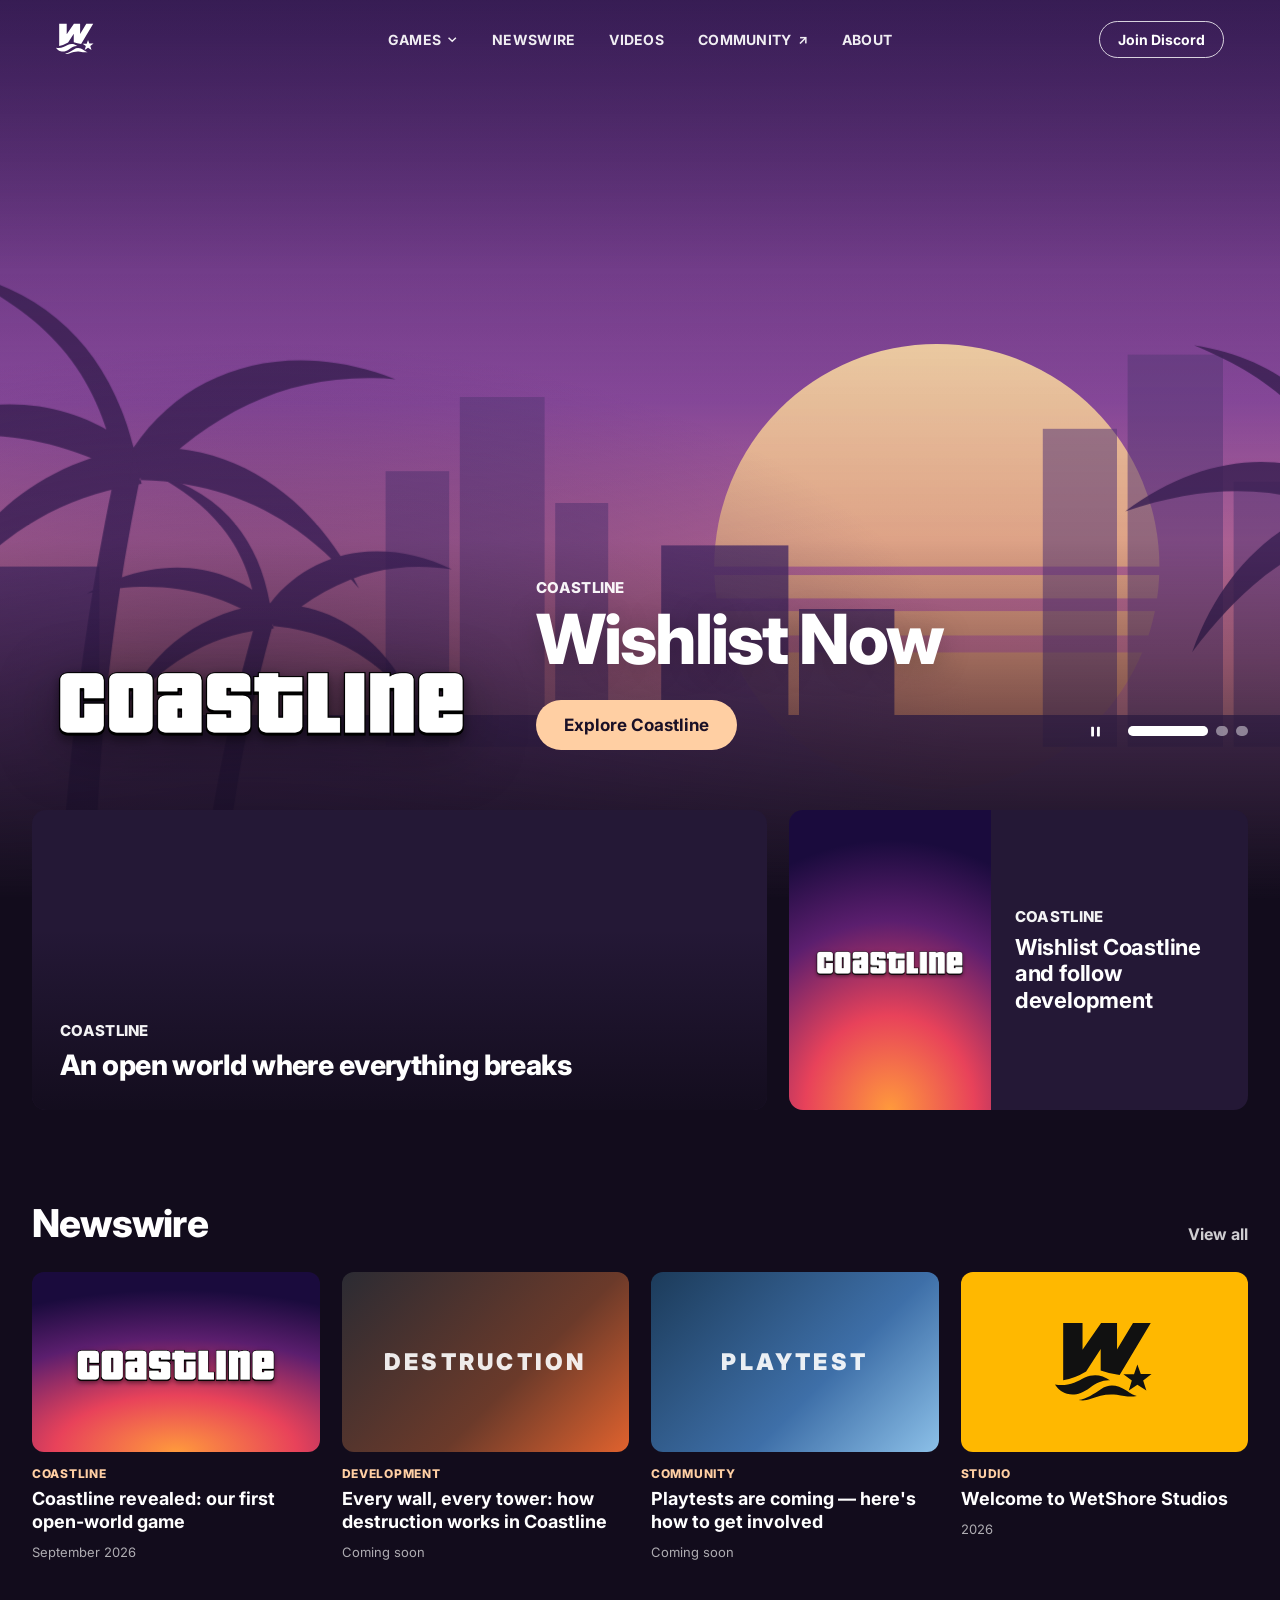
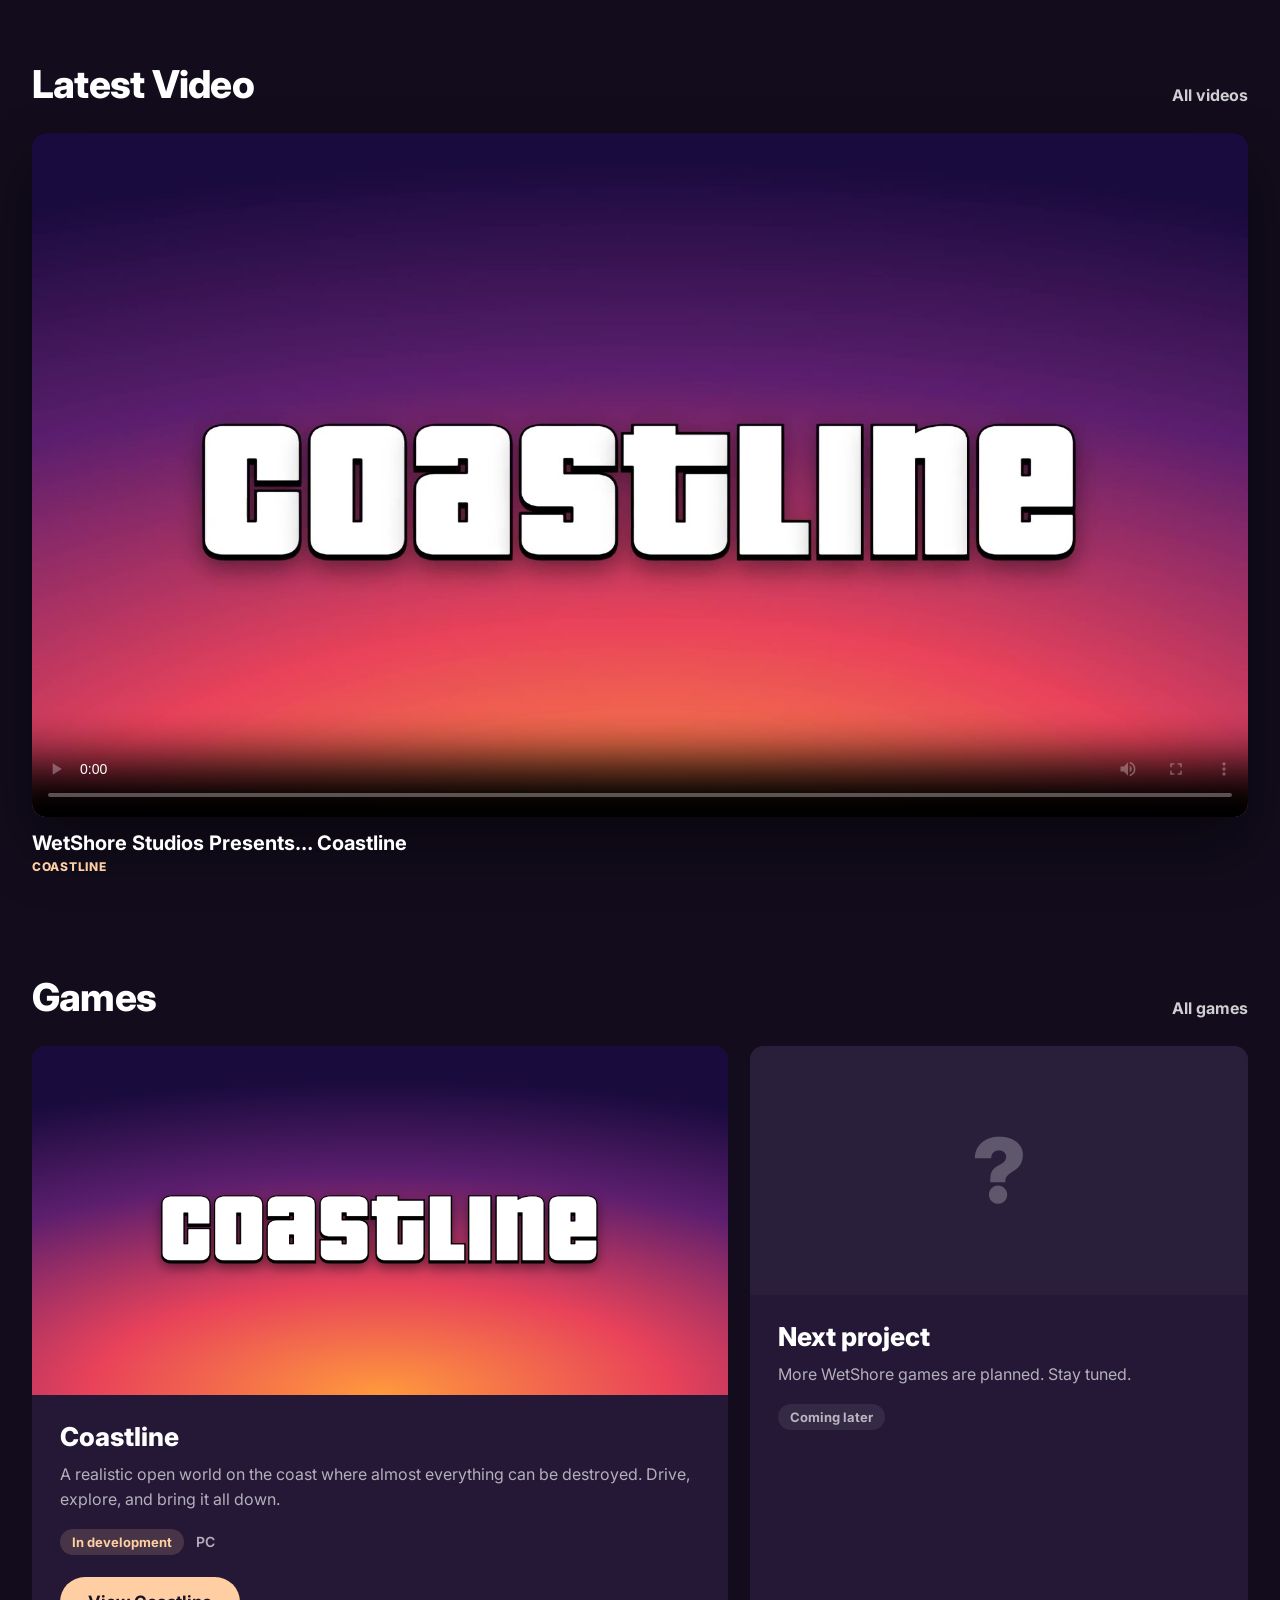
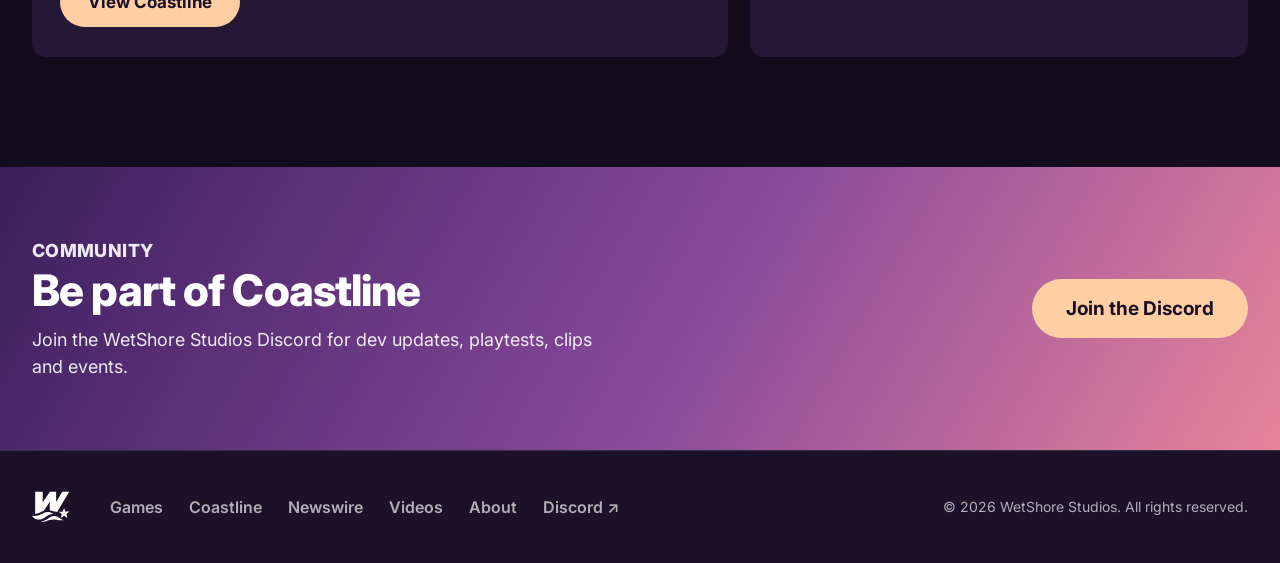
<file: index.html>
<!doctype html>
<html lang="en">
<head>
  <meta charset="utf-8">
  <meta name="viewport" content="width=device-width, initial-scale=1">
  <title>WetShore Studios</title>
  <meta name="description" content="WetShore Studios — a small game studio building Coastline, an open world where everything can be destroyed.">
  <link rel="icon" href="assets/wetshore-logo.svg">
  <link rel="preconnect" href="https://fonts.googleapis.com">
  <link rel="preconnect" href="https://fonts.gstatic.com" crossorigin>
  <link href="https://fonts.googleapis.com/css2?family=Inter:wght@400;500;600;700;800;900&display=swap" rel="stylesheet">
  <link rel="stylesheet" href="styles.css">
</head>
<body data-page="home">
  <div id="site-nav"></div>

  <main>
    <section class="hero" aria-roledescription="carousel">
      <svg class="hero-art" viewBox="0 0 1600 900" preserveAspectRatio="xMidYMid slice" aria-hidden="true">
        <defs>
          <linearGradient id="sky" x1="0" y1="0" x2="0" y2="1">
            <stop offset="0" stop-color="#3B1F5E"/><stop offset=".45" stop-color="#8A4A9C"/>
            <stop offset=".72" stop-color="#E7859A"/><stop offset="1" stop-color="#F7B98B"/>
          </linearGradient>
          <linearGradient id="sun" x1="0" y1="0" x2="0" y2="1">
            <stop offset="0" stop-color="#FFE0A6"/><stop offset="1" stop-color="#FF9A6B"/>
          </linearGradient>
          <mask id="sunCut">
            <rect width="1600" height="900" fill="#fff"/>
            <rect y="560" width="1600" height="8" fill="#000"/><rect y="590" width="1600" height="12" fill="#000"/>
            <rect y="625" width="1600" height="16" fill="#000"/>
          </mask>
          <g id="palm">
            <path d="M0 0 C6 -90 14 -160 32 -240 L44 -236 C27 -158 20 -90 18 0 Z"/>
            <path d="M38 -238 C0 -268 -50 -266 -95 -236 C-45 -250 -5 -246 36 -224 Z
                     M38 -238 C66 -280 118 -292 168 -272 C118 -276 80 -258 44 -222 Z
                     M38 -238 C26 -286 -4 -316 -52 -326 C-6 -304 20 -278 30 -226 Z
                     M38 -238 C90 -242 128 -212 150 -168 C120 -204 84 -222 36 -222 Z
                     M38 -238 C-10 -230 -44 -200 -62 -156 C-30 -194 0 -214 42 -220 Z"/>
          </g>
        </defs>
        <rect width="1600" height="900" fill="url(#sky)"/>
        <circle cx="1080" cy="560" r="210" fill="url(#sun)" mask="url(#sunCut)" opacity=".9"/>
        <g fill="#5A3A78" opacity=".55">
          <rect x="560" y="470" width="60" height="260"/><rect x="630" y="400" width="80" height="330"/><rect x="720" y="500" width="50" height="230"/>
          <rect x="1180" y="430" width="70" height="300"/><rect x="1260" y="360" width="90" height="370"/><rect x="1360" y="480" width="60" height="250"/>
          <rect x="1430" y="420" width="80" height="310"/>
        </g>
        <g fill="#4A2D66" opacity=".8">
          <rect x="0" y="520" width="90" height="300"/><rect x="100" y="440" width="70" height="380"/><rect x="180" y="560" width="110" height="260"/>
          <rect x="820" y="540" width="120" height="280"/><rect x="950" y="600" width="90" height="220"/>
          <rect y="700" width="1600" height="200"/>
        </g>
        <g fill="#3A2152" opacity=".85">
          <use href="#palm" transform="translate(250 900) scale(1.9)"/>
          <use href="#palm" transform="translate(380 900) scale(1.3) rotate(4)"/>
          <use href="#palm" transform="translate(1440 900) scale(1.7) rotate(-3)"/>
          <use href="#palm" transform="translate(1540 900) scale(1.2)"/>
        </g>
      </svg>
      <div class="hero-tint"></div>

      <div class="slides">
        <article class="slide is-active" aria-label="1 of 3">
          <div class="slide-inner">
            <img class="slide-mark" src="assets/coastline-logo.png" alt="Coastline">
            <div class="slide-copy">
              <p class="eyebrow">Coastline</p>
              <h1>Wishlist Now</h1>
              <a class="pill" href="coastline.html">Explore Coastline</a>
            </div>
          </div>
        </article>
        <article class="slide" aria-label="2 of 3">
          <div class="slide-inner">
            <img class="slide-mark" src="assets/coastline-logo.png" alt="Coastline">
            <div class="slide-copy">
              <p class="eyebrow">Coastline · Reveal</p>
              <h1>Watch the Intro</h1>
              <a class="pill" href="videos.html">Watch Now</a>
            </div>
          </div>
        </article>
        <article class="slide" aria-label="3 of 3">
          <div class="slide-inner">
            <svg class="slide-mark ws" viewBox="380 430 490 410" fill="currentColor" aria-label="WetShore Studios">
              <path d="M421 440H518V574L611 440H691V573L771 440H860L704 701Q655 695 609 678V570L536 683Q480 717 421 727Z"/>
              <path d="M380 748C440 760 490 735 530 713C570 695 615 697 657 728C620 725 590 740 555 765C510 797 475 805 440 795C410 785 390 765 380 748Z"/>
              <path d="M498 826C540 820 575 795 610 772C650 745 690 748 740 780C760 795 775 803 790 806C760 812 730 808 690 800C640 793 600 805 560 820C535 830 515 830 498 826Z"/>
              <path d="M793 648L810 696H864L822 728L838 778L793 749L750 778L765 728L723 697H776Z"/>
            </svg>
            <div class="slide-copy">
              <p class="eyebrow">WetShore Studios</p>
              <h1>Join the Community</h1>
              <a class="pill" data-discord>Join Discord</a>
            </div>
          </div>
        </article>
      </div>

      <div class="carousel-controls">
        <button class="icon-btn pause" id="pauseBtn" aria-label="Pause slideshow">
          <svg viewBox="0 0 12 12" class="i-pause"><rect x="2" y="1.5" width="2.6" height="9" rx=".6"/><rect x="7.4" y="1.5" width="2.6" height="9" rx=".6"/></svg>
          <svg viewBox="0 0 12 12" class="i-play"><path d="M3 1.5l7.5 4.5L3 10.5z"/></svg>
        </button>
        <div class="dots" id="dots"></div>
      </div>
    </section>

    <section class="feature-row container">
      <a class="card big reveal" href="coastline.html">
        <video src="assets/coastline-intro.mp4" autoplay muted loop playsinline preload="metadata"></video>
        <div class="card-shade"></div>
        <div class="card-body">
          <p class="eyebrow">Coastline</p>
          <h2>An open world where everything breaks</h2>
        </div>
      </a>
      <a class="card small reveal" href="coastline.html">
        <div class="thumb"><img src="assets/coastline-logo.png" alt=""></div>
        <div class="card-body">
          <p class="eyebrow">Coastline</p>
          <h3>Wishlist Coastline and follow development</h3>
        </div>
      </a>
    </section>

    <section class="section container">
      <div class="section-head"><h2>Newswire</h2><a class="more" href="newswire.html">View all</a></div>
      <div class="news-grid" data-render="news" data-limit="4"></div>
    </section>

    <section class="section container">
      <div class="section-head"><h2>Latest Video</h2><a class="more" href="videos.html">All videos</a></div>
      <div data-render="videos" data-limit="1"></div>
    </section>

    <section class="section container">
      <div class="section-head"><h2>Games</h2><a class="more" href="games.html">All games</a></div>
      <div class="games-grid" data-render="games"></div>
    </section>

    <section class="cta">
      <div class="container cta-inner reveal">
        <div>
          <p class="eyebrow">Community</p>
          <h2>Be part of Coastline</h2>
          <p>Join the WetShore Studios Discord for dev updates, playtests, clips and events.</p>
        </div>
        <a class="pill big" data-discord>Join the Discord</a>
      </div>
    </section>
  </main>

  <div id="site-footer"></div>
  <script src="script.js"></script>
</body>
</html>
</file>
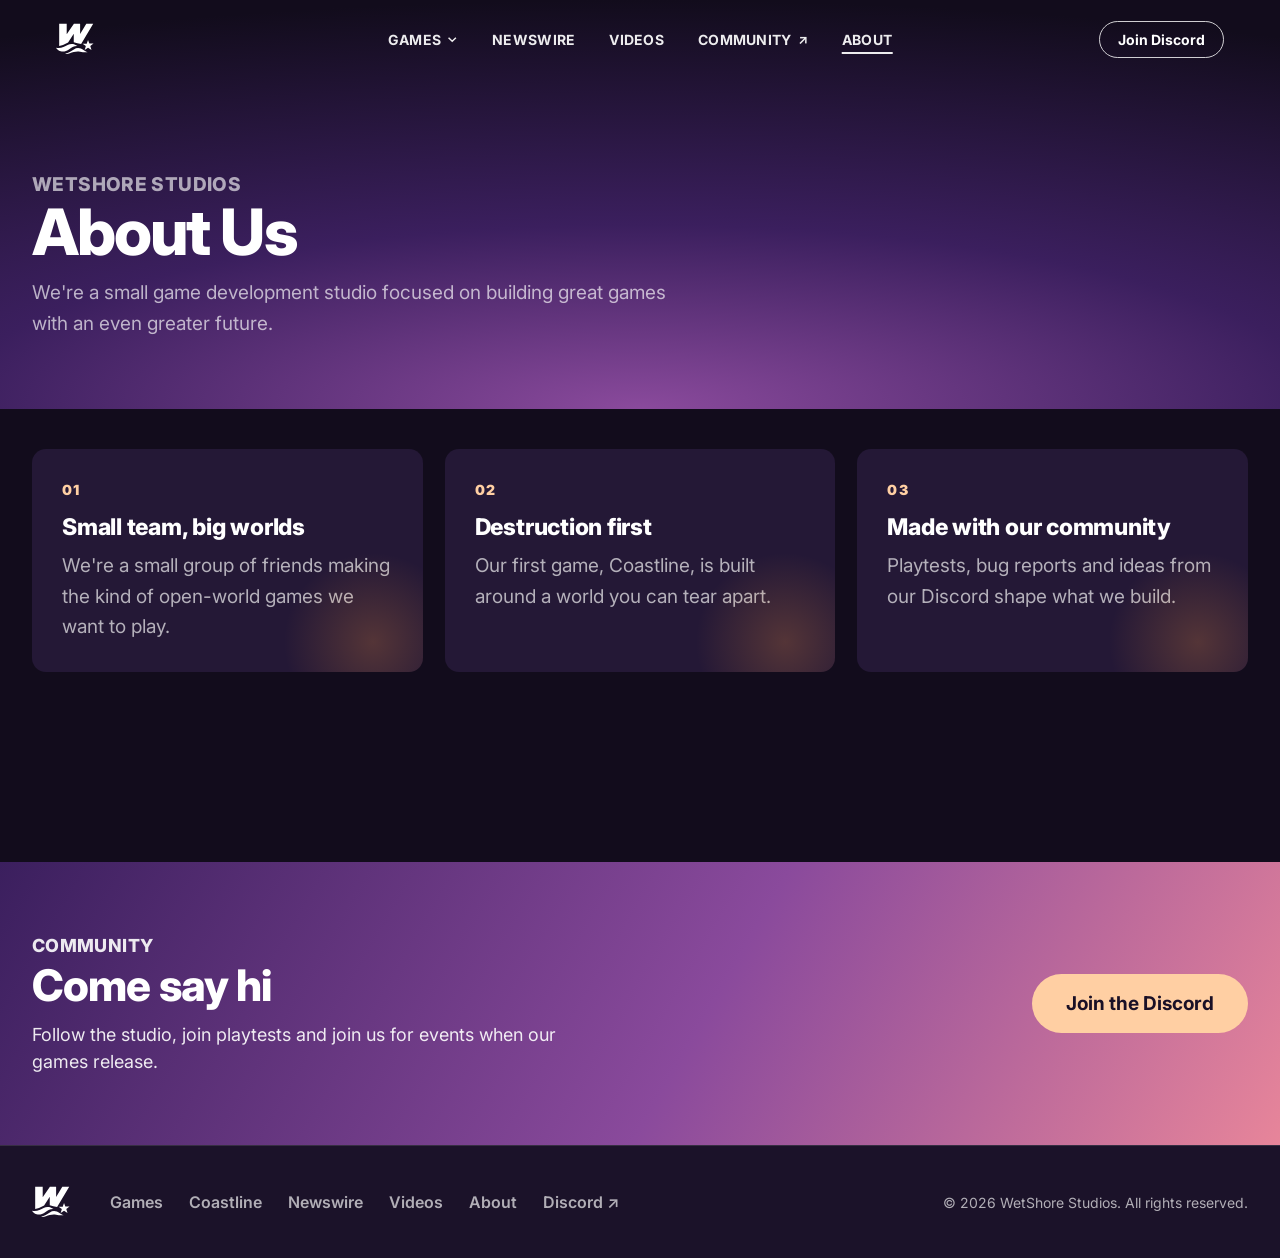
<file: about.html>
<!doctype html>
<html lang="en">
<head>
  <meta charset="utf-8">
  <meta name="viewport" content="width=device-width, initial-scale=1">
  <title>About — WetShore Studios</title>
  <link rel="icon" href="assets/wetshore-logo.svg">
  <link rel="preconnect" href="https://fonts.googleapis.com">
  <link rel="preconnect" href="https://fonts.gstatic.com" crossorigin>
  <link href="https://fonts.googleapis.com/css2?family=Inter:wght@400;500;600;700;800;900&display=swap" rel="stylesheet">
  <link rel="stylesheet" href="styles.css">
</head>
<body data-page="about">
  <div id="site-nav"></div>
  <main>
    <section class="page-hero">
      <div class="container">
        <p class="eyebrow">WetShore Studios</p>
        <h1>About Us</h1>
        <p>We're a small game development studio focused on building great games with an even greater future.</p>
      </div>
    </section>

    <section class="section container page-first about">
      <div class="features">
        <article class="feature reveal">
          <span class="num">01</span>
          <h3>Small team, big worlds</h3>
          <p>We're a small group of friends making the kind of open-world games we want to play.</p>
        </article>
        <article class="feature reveal">
          <span class="num">02</span>
          <h3>Destruction first</h3>
          <p>Our first game, Coastline, is built around a world you can tear apart.</p>
        </article>
        <article class="feature reveal">
          <span class="num">03</span>
          <h3>Made with our community</h3>
          <p>Playtests, bug reports and ideas from our Discord shape what we build.</p>
        </article>
      </div>
    </section>

    <section class="cta">
      <div class="container cta-inner reveal">
        <div>
          <p class="eyebrow">Community</p>
          <h2>Come say hi</h2>
          <p>Follow the studio, join playtests and join us for events when our games release.</p>
        </div>
        <a class="pill big" data-discord>Join the Discord</a>
      </div>
    </section>
  </main>
  <div id="site-footer"></div>
  <script src="script.js"></script>
</body>
</html>
</file>
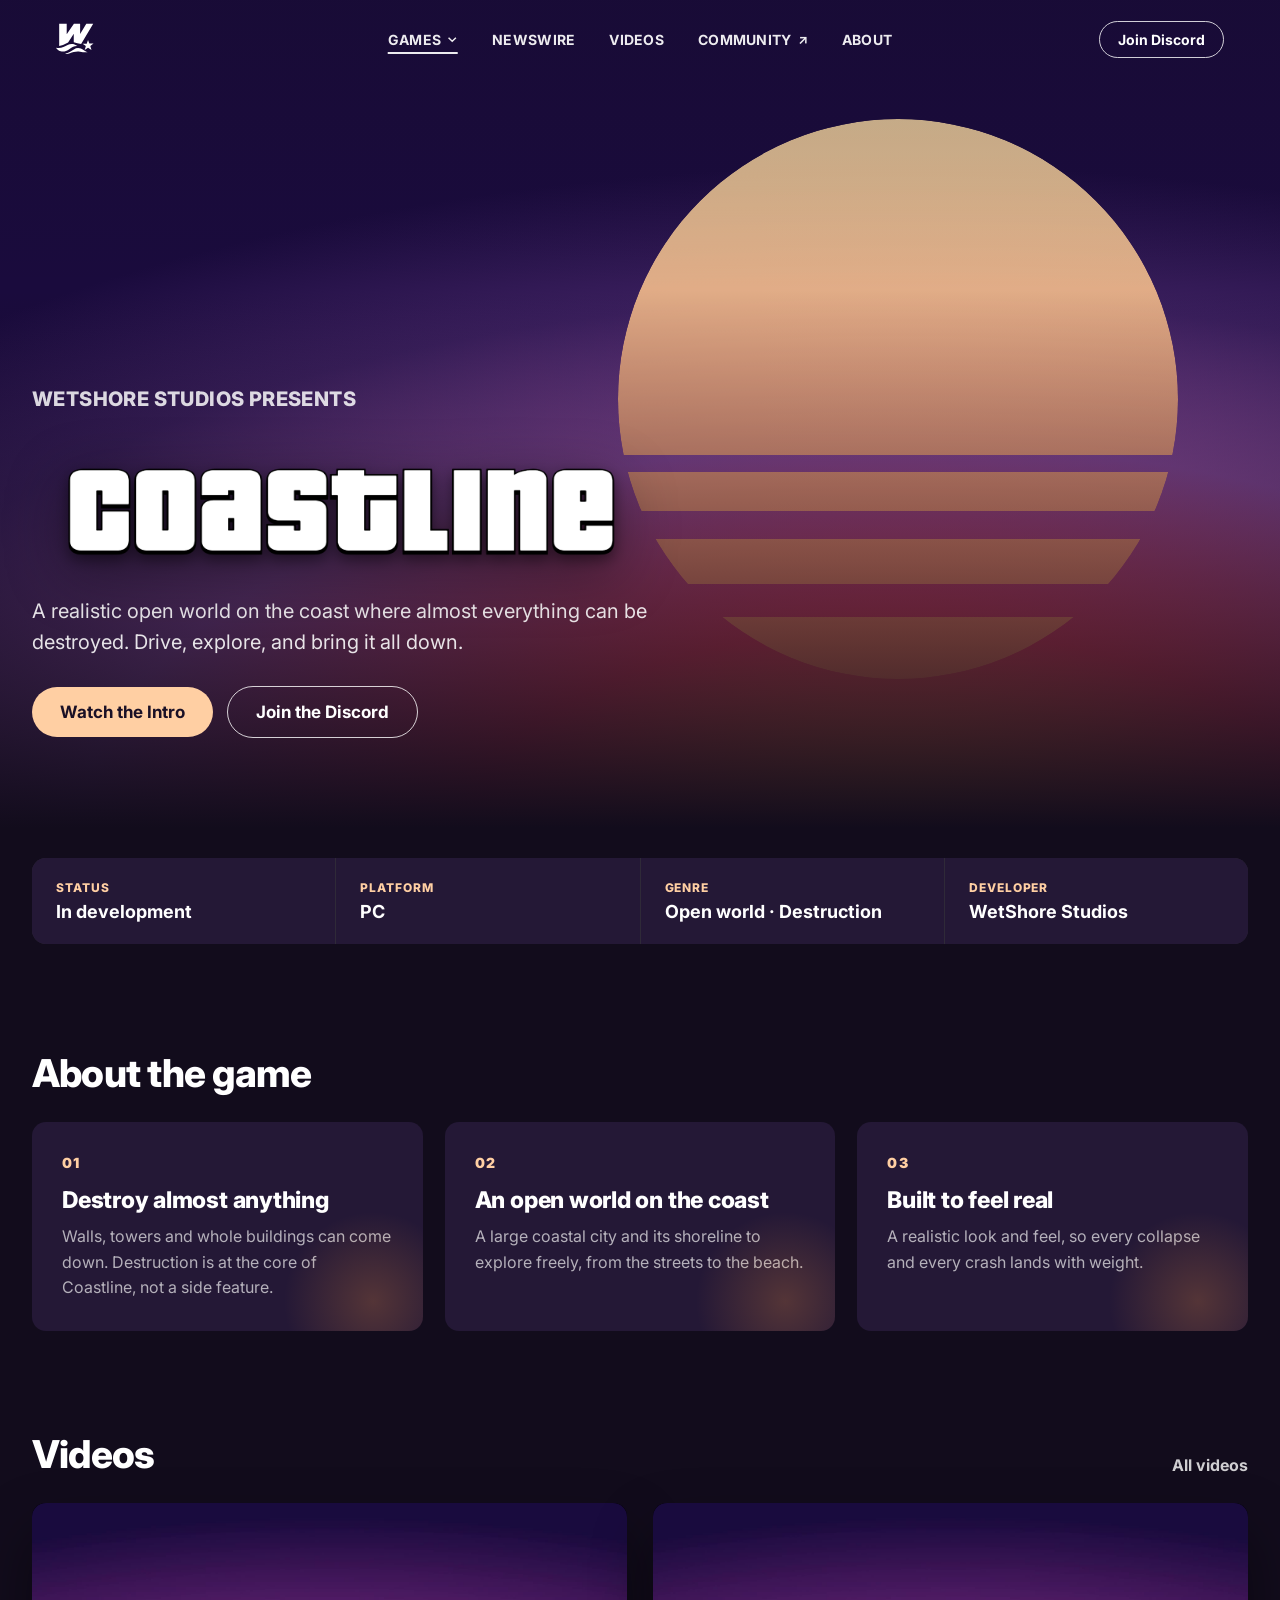
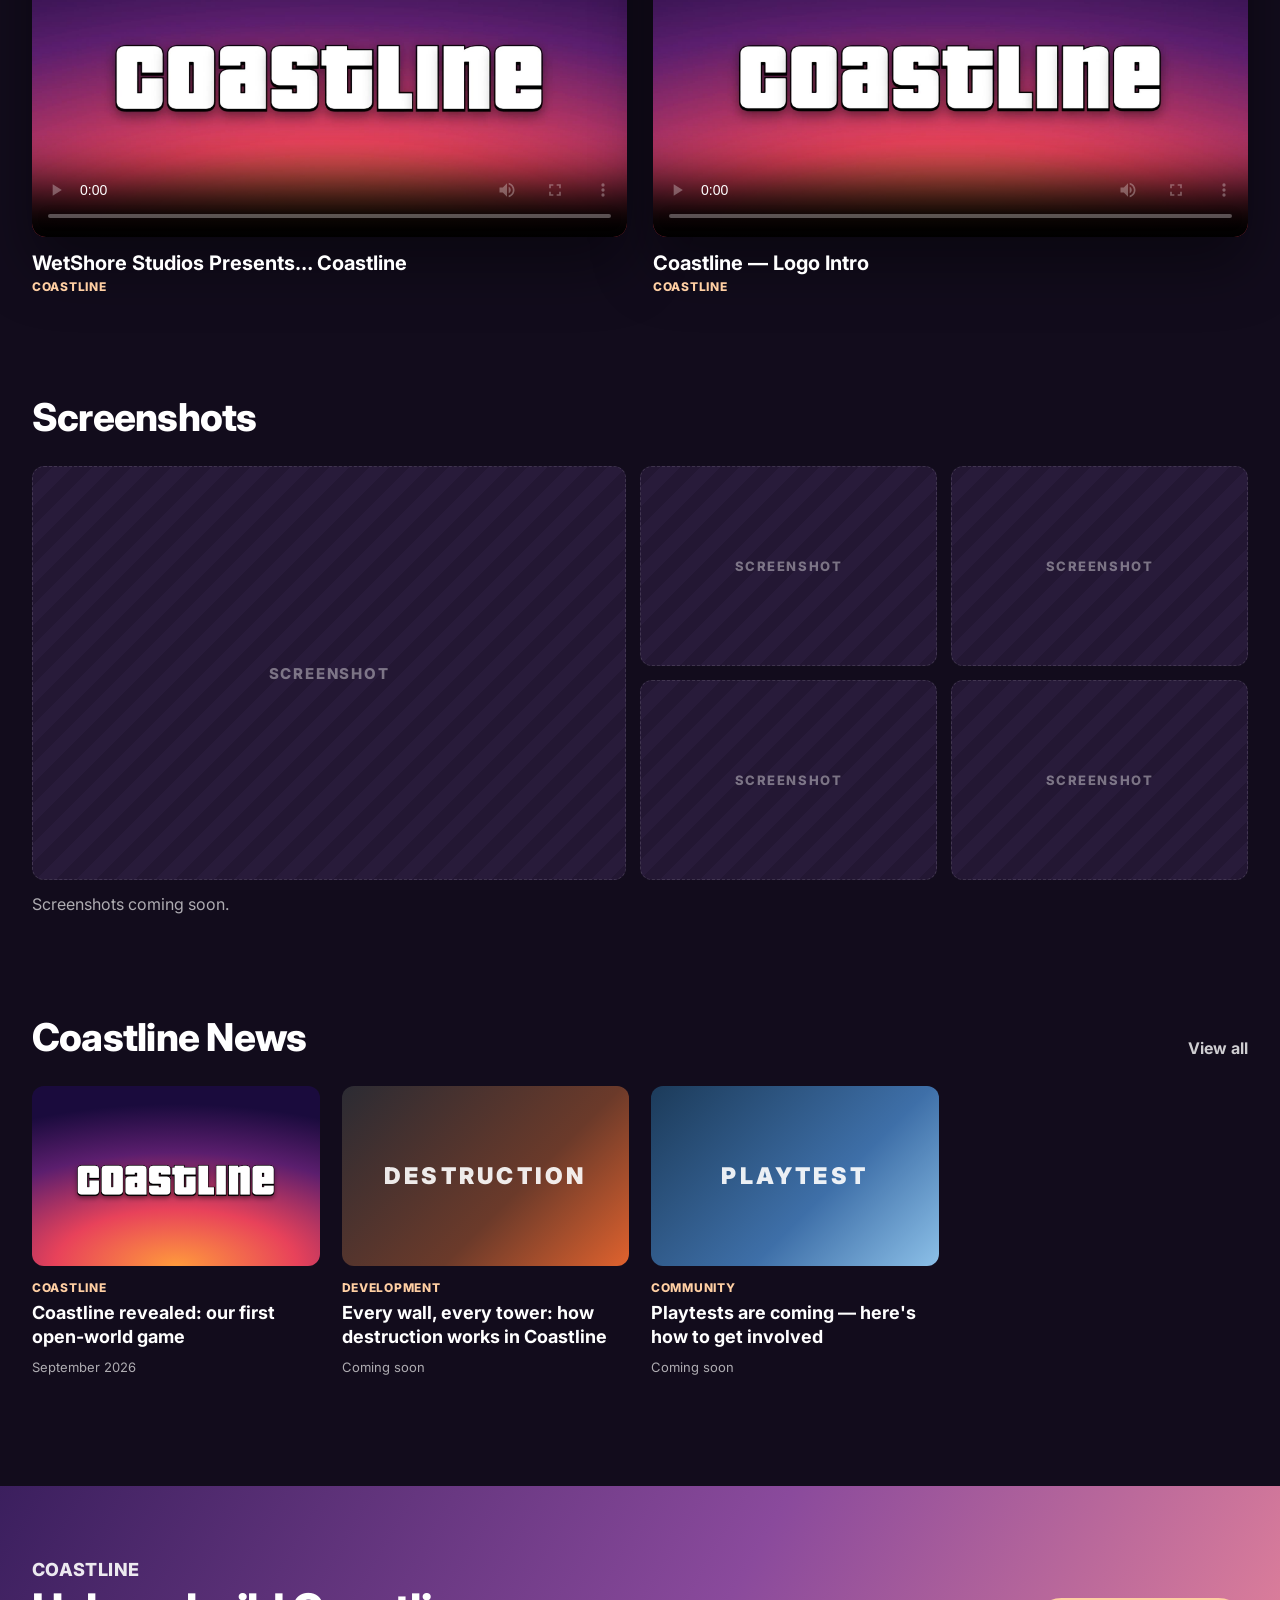
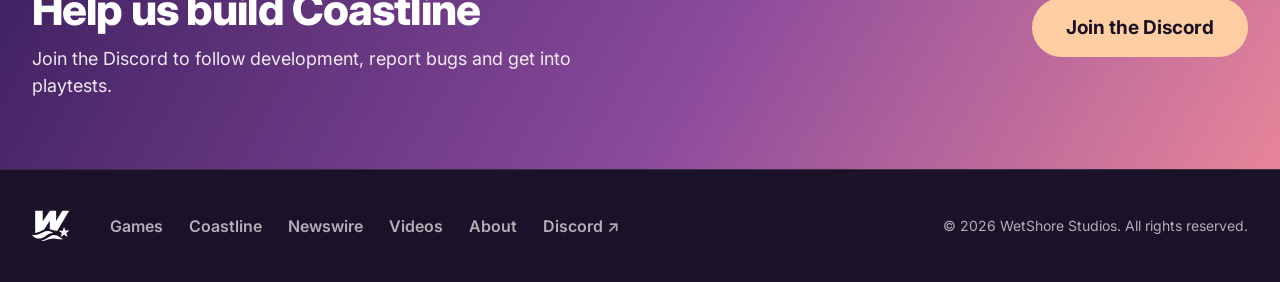
<file: coastline.html>
<!doctype html>
<html lang="en">
<head>
  <meta charset="utf-8">
  <meta name="viewport" content="width=device-width, initial-scale=1">
  <title>Coastline — WetShore Studios</title>
  <meta name="description" content="Coastline — a realistic open world on the coast where almost everything can be destroyed.">
  <link rel="icon" href="assets/wetshore-logo.svg">
  <link rel="preconnect" href="https://fonts.googleapis.com">
  <link rel="preconnect" href="https://fonts.gstatic.com" crossorigin>
  <link href="https://fonts.googleapis.com/css2?family=Inter:wght@400;500;600;700;800;900&display=swap" rel="stylesheet">
  <link rel="stylesheet" href="styles.css">
</head>
<!-- TEMPLATE: copy this file for each new game, change the text/assets, and set data-page to the game's id in script.js -->
<body data-page="coastline">
  <div id="site-nav"></div>
  <main>
    <section class="game-hero sunset">
      <div class="container game-hero-inner">
        <p class="eyebrow">WetShore Studios presents</p>
        <img src="assets/coastline-logo.png" alt="Coastline">
        <p>A realistic open world on the coast where almost everything can be destroyed. Drive, explore, and bring it all down.</p>
        <div class="btn-row">
          <a class="pill" href="#trailer">Watch the Intro</a>
          <a class="pill ghost" data-discord>Join the Discord</a>
        </div>
      </div>
    </section>

    <section class="container">
      <dl class="facts reveal">
        <div><dt>Status</dt><dd>In development</dd></div>
        <div><dt>Platform</dt><dd>PC</dd></div>
        <div><dt>Genre</dt><dd>Open world · Destruction</dd></div>
        <div><dt>Developer</dt><dd>WetShore Studios</dd></div>
      </dl>
    </section>

    <section class="section container">
      <div class="section-head"><h2>About the game</h2></div>
      <div class="features">
        <article class="feature reveal">
          <span class="num">01</span>
          <h3>Destroy almost anything</h3>
          <p>Walls, towers and whole buildings can come down. Destruction is at the core of Coastline, not a side feature.</p>
        </article>
        <article class="feature reveal">
          <span class="num">02</span>
          <h3>An open world on the coast</h3>
          <p>A large coastal city and its shoreline to explore freely, from the streets to the beach.</p>
        </article>
        <article class="feature reveal">
          <span class="num">03</span>
          <h3>Built to feel real</h3>
          <p>A realistic look and feel, so every collapse and every crash lands with weight.</p>
        </article>
      </div>
    </section>

    <section class="section container" id="trailer">
      <div class="section-head"><h2>Videos</h2><a class="more" href="videos.html">All videos</a></div>
      <div class="video-grid" data-render="videos" data-game="coastline"></div>
    </section>

    <section class="section container">
      <div class="section-head"><h2>Screenshots</h2></div>
      <div class="shots reveal">
        <div class="shot big">SCREENSHOT</div><div class="shot">SCREENSHOT</div><div class="shot">SCREENSHOT</div>
        <div class="shot">SCREENSHOT</div><div class="shot">SCREENSHOT</div>
      </div>
      <p class="shots-note">Screenshots coming soon.</p>
    </section>

    <section class="section container">
      <div class="section-head"><h2>Coastline News</h2><a class="more" href="newswire.html">View all</a></div>
      <div class="news-grid" data-render="news" data-game="coastline"></div>
    </section>

    <section class="cta">
      <div class="container cta-inner reveal">
        <div>
          <p class="eyebrow">Coastline</p>
          <h2>Help us build Coastline</h2>
          <p>Join the Discord to follow development, report bugs and get into playtests.</p>
        </div>
        <a class="pill big" data-discord>Join the Discord</a>
      </div>
    </section>
  </main>
  <div id="site-footer"></div>
  <script src="script.js"></script>
</body>
</html>
</file>
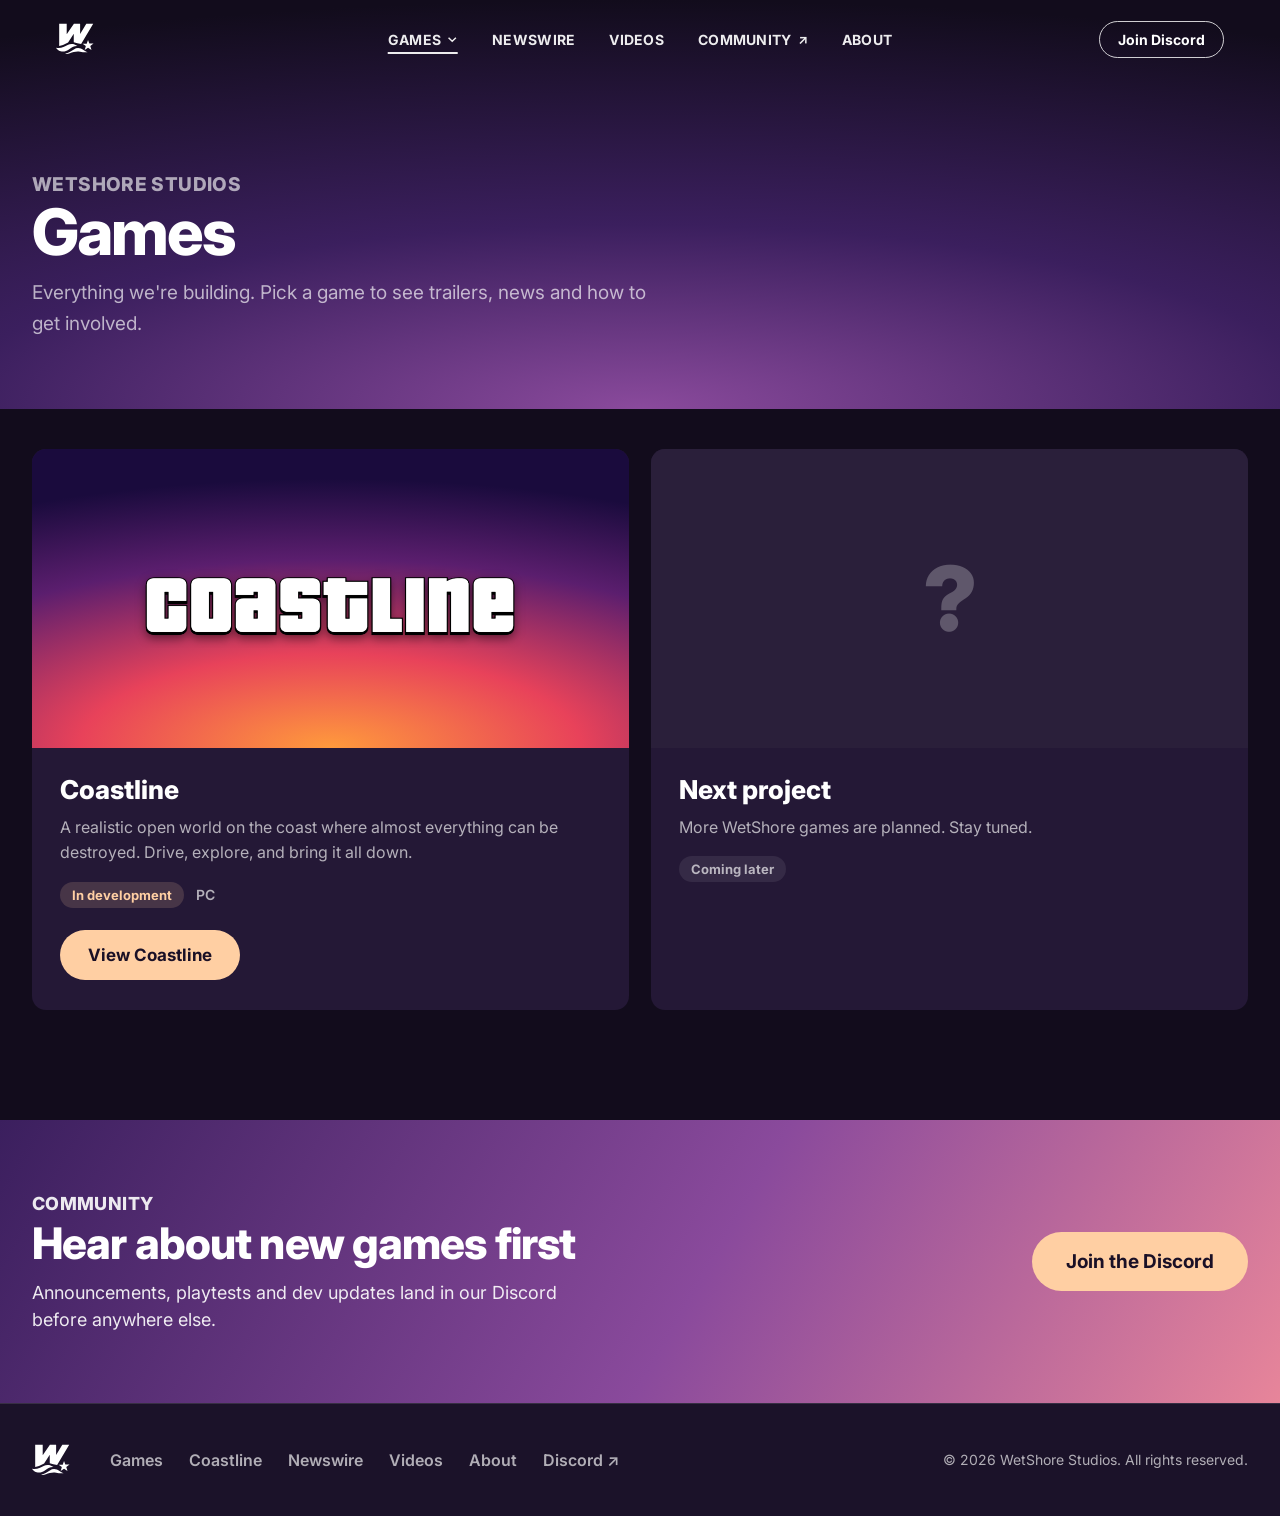
<file: games.html>
<!doctype html>
<html lang="en">
<head>
  <meta charset="utf-8">
  <meta name="viewport" content="width=device-width, initial-scale=1">
  <title>Games — WetShore Studios</title>
  <link rel="icon" href="assets/wetshore-logo.svg">
  <link rel="preconnect" href="https://fonts.googleapis.com">
  <link rel="preconnect" href="https://fonts.gstatic.com" crossorigin>
  <link href="https://fonts.googleapis.com/css2?family=Inter:wght@400;500;600;700;800;900&display=swap" rel="stylesheet">
  <link rel="stylesheet" href="styles.css">
</head>
<body data-page="games">
  <div id="site-nav"></div>
  <main>
    <section class="page-hero">
      <div class="container">
        <p class="eyebrow">WetShore Studios</p>
        <h1>Games</h1>
        <p>Everything we're building. Pick a game to see trailers, news and how to get involved.</p>
      </div>
    </section>
    <section class="section container page-first">
      <div class="games-grid page" data-render="games"></div>
    </section>
    <section class="cta">
      <div class="container cta-inner reveal">
        <div>
          <p class="eyebrow">Community</p>
          <h2>Hear about new games first</h2>
          <p>Announcements, playtests and dev updates land in our Discord before anywhere else.</p>
        </div>
        <a class="pill big" data-discord>Join the Discord</a>
      </div>
    </section>
  </main>
  <div id="site-footer"></div>
  <script src="script.js"></script>
</body>
</html>
</file>
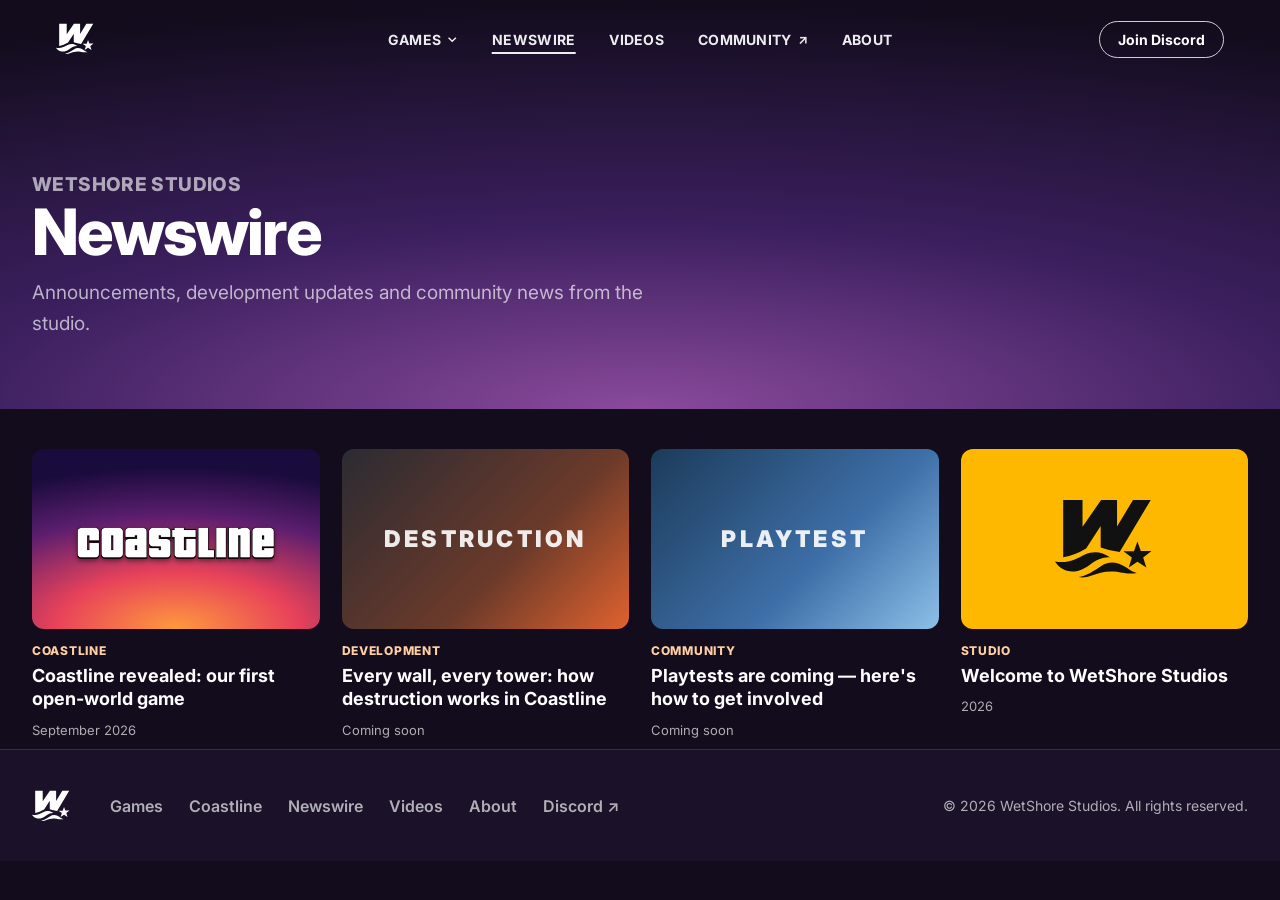
<file: newswire.html>
<!doctype html>
<html lang="en">
<head>
  <meta charset="utf-8">
  <meta name="viewport" content="width=device-width, initial-scale=1">
  <title>Newswire — WetShore Studios</title>
  <link rel="icon" href="assets/wetshore-logo.svg">
  <link rel="preconnect" href="https://fonts.googleapis.com">
  <link rel="preconnect" href="https://fonts.gstatic.com" crossorigin>
  <link href="https://fonts.googleapis.com/css2?family=Inter:wght@400;500;600;700;800;900&display=swap" rel="stylesheet">
  <link rel="stylesheet" href="styles.css">
</head>
<body data-page="newswire">
  <div id="site-nav"></div>
  <main>
    <section class="page-hero">
      <div class="container">
        <p class="eyebrow">WetShore Studios</p>
        <h1>Newswire</h1>
        <p>Announcements, development updates and community news from the studio.</p>
      </div>
    </section>
    <section class="section container page-first">
      <div class="news-grid" data-render="news"></div>
    </section>
  </main>
  <div id="site-footer"></div>
  <script src="script.js"></script>
</body>
</html>
</file>
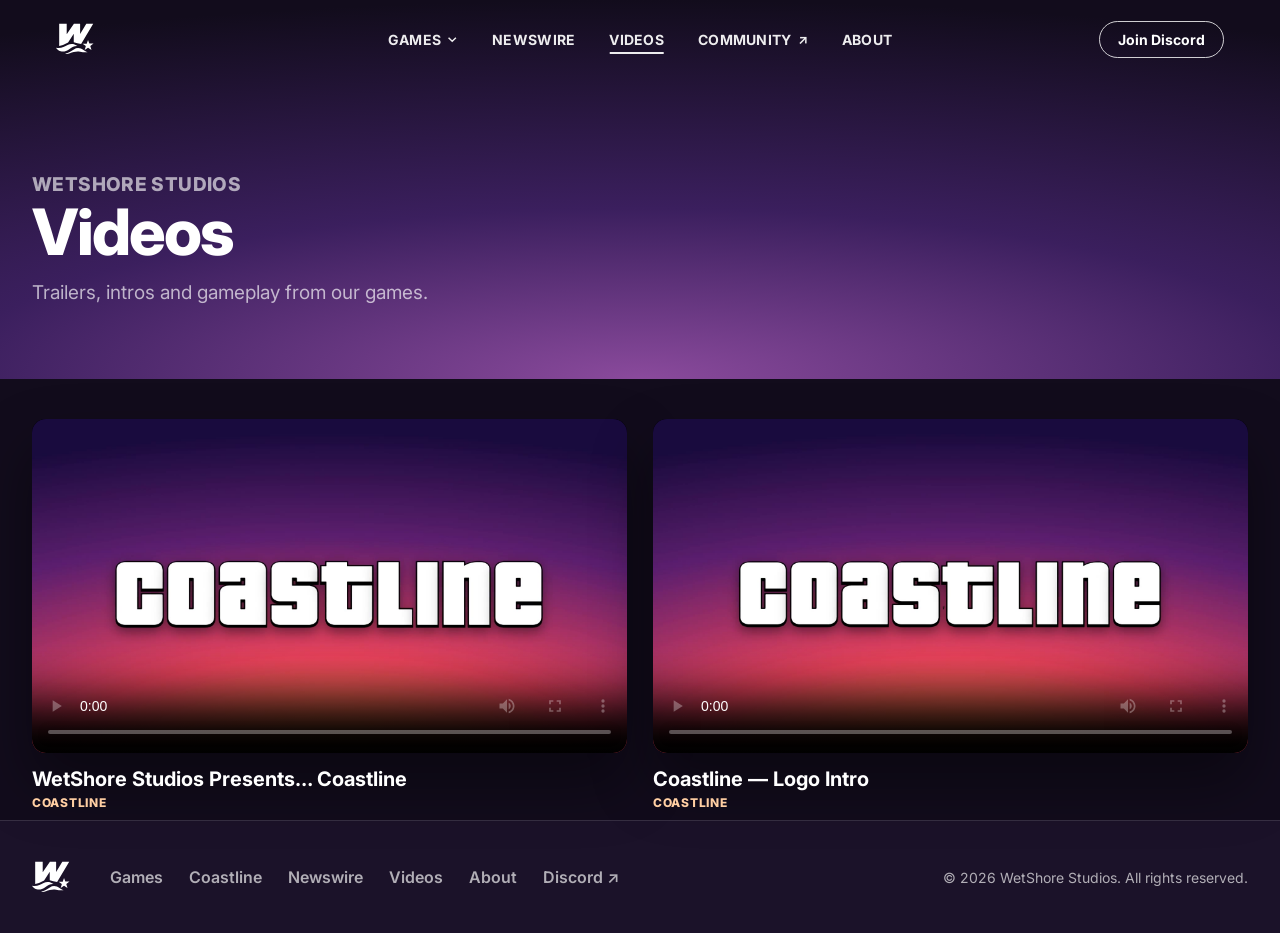
<file: videos.html>
<!doctype html>
<html lang="en">
<head>
  <meta charset="utf-8">
  <meta name="viewport" content="width=device-width, initial-scale=1">
  <title>Videos — WetShore Studios</title>
  <link rel="icon" href="assets/wetshore-logo.svg">
  <link rel="preconnect" href="https://fonts.googleapis.com">
  <link rel="preconnect" href="https://fonts.gstatic.com" crossorigin>
  <link href="https://fonts.googleapis.com/css2?family=Inter:wght@400;500;600;700;800;900&display=swap" rel="stylesheet">
  <link rel="stylesheet" href="styles.css">
</head>
<body data-page="videos">
  <div id="site-nav"></div>
  <main>
    <section class="page-hero">
      <div class="container">
        <p class="eyebrow">WetShore Studios</p>
        <h1>Videos</h1>
        <p>Trailers, intros and gameplay from our games.</p>
      </div>
    </section>
    <section class="section container page-first">
      <div class="video-grid" data-render="videos"></div>
    </section>
  </main>
  <div id="site-footer"></div>
  <script src="script.js"></script>
</body>
</html>
</file>
<file: styles.css>
:root{
  --bg:#120C1C;
  --bg-2:#1B1229;
  --card:#241836;
  --line:rgba(255,255,255,.12);
  --text:#fff;
  --muted:rgba(255,255,255,.66);
  --peach:#FFCFA3;
  --peach-hover:#FFDDBD;
  --purple:#6E46A8;
  --gold:#FFB800;
  --radius:14px;
  --max:1380px;
}
*{box-sizing:border-box}
html{scroll-behavior:smooth}
body{margin:0;background:var(--bg);color:var(--text);font-family:Inter,"Segoe UI",system-ui,-apple-system,sans-serif;-webkit-font-smoothing:antialiased}
img,video{max-width:100%;display:block}
a{color:inherit;text-decoration:none}
button{font:inherit;color:inherit;background:none;border:0;cursor:pointer}
.container{width:min(var(--max),100% - 64px);margin-inline:auto}

/* ---------- nav ---------- */
.nav{position:fixed;inset:0 0 auto;z-index:50;height:78px;display:flex;align-items:center;padding:0 56px;
  transition:background .3s,backdrop-filter .3s,box-shadow .3s}
.nav.scrolled{background:rgba(18,12,28,.86);backdrop-filter:blur(14px);box-shadow:0 1px 0 var(--line)}
.brand{display:flex;align-items:center;color:#fff}
.brand svg{width:38px;height:auto}
.links{position:absolute;left:50%;transform:translateX(-50%);display:flex;gap:34px;align-items:center}
.link{font-size:14px;font-weight:700;letter-spacing:.02em;text-transform:uppercase;opacity:.92;display:flex;align-items:center;gap:6px;
  padding:8px 0;position:relative}
.link::after{content:"";position:absolute;left:0;right:0;bottom:2px;height:2px;background:#fff;transform:scaleX(0);transition:transform .25s}
.link:hover{opacity:1}.link:hover::after{transform:scaleX(1)}
.chev{width:11px;height:11px;transition:transform .2s}
.arrow{font-size:13px}
.dropdown{position:relative}
.drop-menu{position:absolute;top:calc(100% + 14px);left:50%;transform:translate(-50%,-6px);min-width:280px;padding:10px;border-radius:12px;
  background:rgba(30,20,44,.97);box-shadow:0 20px 50px rgba(0,0,0,.45);border:1px solid var(--line);opacity:0;pointer-events:none;transition:.2s}
.dropdown.open .drop-menu{opacity:1;pointer-events:auto;transform:translate(-50%,0)}
.dropdown.open .chev{transform:rotate(180deg)}
.drop-menu a{display:flex;gap:14px;align-items:center;padding:10px;border-radius:8px;font-weight:600}
.drop-menu a:hover{background:rgba(255,255,255,.07)}
.drop-menu img{width:84px;height:44px;object-fit:contain;background:linear-gradient(135deg,#5B1E6E,#E8425A);border-radius:6px;padding:4px}
.drop-menu small{display:block;font-weight:500;color:var(--muted);font-size:12px;margin-top:2px}
.soon-box{width:84px;height:44px;border-radius:6px;display:grid;place-items:center;background:#2E2240;color:var(--muted);font-weight:800}
.nav-right{margin-left:auto;display:flex;align-items:center;gap:14px}
.pill-outline{border:1.5px solid rgba(255,255,255,.8);border-radius:999px;padding:9px 18px;font-weight:700;font-size:14px;transition:.2s}
.pill-outline:hover{background:#fff;color:#1a1026}
.icon-btn{width:38px;height:38px;border-radius:50%;display:grid;place-items:center}
.menu-btn{display:none;gap:4px;align-content:center}
.menu-btn span{display:block;width:20px;height:2px;background:#fff;border-radius:2px;transition:.25s}

/* ---------- hero ---------- */
.hero{position:relative;height:min(100vh,980px);min-height:620px;overflow:hidden;isolation:isolate}
.hero-art{position:absolute;inset:0;width:100%;height:100%;z-index:-2;transform:scale(1.06);animation:drift 22s ease-in-out infinite alternate}
@keyframes drift{to{transform:scale(1.12) translate(-1.5%,-1%)}}
.hero-tint{position:absolute;inset:0;z-index:-1;
  background:linear-gradient(180deg,rgba(40,20,60,.35) 0%,rgba(0,0,0,0) 30%,rgba(70,40,100,.15) 60%,var(--bg) 100%),
             radial-gradient(80% 60% at 20% 80%,rgba(60,30,90,.55),transparent 70%)}
.slides{position:absolute;inset:0}
.slide{position:absolute;inset:0;display:flex;align-items:flex-end;opacity:0;visibility:hidden;transition:opacity .9s ease,visibility .9s}
.slide.is-active{opacity:1;visibility:visible}
.slide-inner{width:min(var(--max),100% - 64px);margin:0 auto;padding-bottom:150px;display:flex;align-items:flex-end;gap:44px}
.slide-mark{width:min(460px,38vw);filter:drop-shadow(0 12px 30px rgba(0,0,0,.35));transform:translateY(24px);opacity:0;transition:transform 1s cubic-bezier(.2,.8,.2,1),opacity 1s}
.slide-mark.ws{width:min(220px,22vw);color:#fff}
.slide-copy{transform:translateY(24px);opacity:0;transition:transform 1s .12s cubic-bezier(.2,.8,.2,1),opacity 1s .12s}
.slide.is-active .slide-mark,.slide.is-active .slide-copy{transform:none;opacity:1}
.eyebrow{margin:0 0 8px;font-size:15px;font-weight:800;letter-spacing:.02em;text-transform:uppercase;opacity:.95}
.slide h1{margin:0 0 26px;font-size:clamp(40px,5.4vw,78px);line-height:1;font-weight:800;letter-spacing:-.03em;text-shadow:0 4px 30px rgba(0,0,0,.25)}
.pill{display:inline-flex;align-items:center;justify-content:center;background:var(--peach);color:#1a1026;font-weight:700;font-size:17px;
  padding:15px 28px;border-radius:999px;transition:background .2s,transform .2s}
.pill:hover{background:var(--peach-hover);transform:translateY(-1px)}
.pill.big{font-size:19px;padding:18px 34px}
.carousel-controls{position:absolute;right:max(32px,calc((100% - var(--max))/2));bottom:150px;display:flex;align-items:center;gap:14px}
.pause svg{width:13px;height:13px;fill:#fff}
.pause .i-play{display:none}.pause.paused .i-pause{display:none}.pause.paused .i-play{display:block}
.dots{display:flex;gap:8px;align-items:center}
.dot{width:10px;height:10px;border-radius:999px;background:rgba(255,255,255,.45);overflow:hidden;position:relative;transition:width .35s}
.dot.is-active{width:80px;background:rgba(255,255,255,.3)}
.dot i{position:absolute;inset:0;background:#fff;transform-origin:left;transform:scaleX(0)}
.dot.is-active i{animation:fill var(--dur,7000ms) linear forwards}
.paused-all .dot.is-active i{animation-play-state:paused}
@keyframes fill{to{transform:scaleX(1)}}

/* ---------- feature row ---------- */
.feature-row{position:relative;z-index:2;margin-top:-90px;display:grid;grid-template-columns:1.6fr 1fr;gap:22px}
.card{position:relative;border-radius:var(--radius);overflow:hidden;background:var(--card);min-height:300px;display:flex;flex-direction:column;
  transition:transform .3s,box-shadow .3s}
.card:hover{transform:translateY(-4px);box-shadow:0 20px 40px rgba(0,0,0,.4)}
.card.big video{position:absolute;inset:0;width:100%;height:100%;object-fit:cover}
.card-shade{position:absolute;inset:0;background:linear-gradient(0deg,rgba(18,12,28,.92),rgba(18,12,28,0) 60%)}
.card.big .card-body{position:relative;margin-top:auto;padding:28px}
.card h2{margin:0;font-size:clamp(22px,2.2vw,32px);font-weight:800;letter-spacing:-.02em}
.card.small{flex-direction:row;align-items:center}
.card.small .thumb{flex:none;width:44%;align-self:stretch;display:grid;place-items:center;padding:18px;
  background:radial-gradient(120% 90% at 50% 100%,#FF9A3C 0%,#E8425A 35%,#5B1E6E 70%,#1A0B3D 100%)}
.card.small .card-body{padding:24px}
.card h3{margin:0;font-size:22px;line-height:1.2;font-weight:700;letter-spacing:-.01em}

/* ---------- sections ---------- */
.section{padding:90px 0 10px}
.section-head{display:flex;justify-content:space-between;align-items:end;margin-bottom:26px}
.section h2{margin:0;font-size:clamp(28px,3vw,42px);font-weight:800;letter-spacing:-.02em}
.more{font-weight:700;opacity:.8;border-bottom:2px solid transparent}.more:hover{opacity:1;border-color:#fff}
.news-grid{display:grid;grid-template-columns:repeat(4,1fr);gap:22px}
.news{cursor:pointer}
.news-img{aspect-ratio:16/10;border-radius:12px;overflow:hidden;display:grid;place-items:center;margin-bottom:14px;transition:transform .35s}
.news:hover .news-img{transform:scale(1.02)}
.news-img img{width:78%}
.news-img span{font-weight:900;font-size:clamp(18px,1.8vw,26px);letter-spacing:.14em;opacity:.9}
.news-img svg{width:34%;color:#111}
.n1{background:radial-gradient(120% 90% at 50% 100%,#FF9A3C 0%,#E8425A 35%,#5B1E6E 70%,#1A0B3D 100%)}
.n2{background:linear-gradient(135deg,#2B2B33,#6B3A2A 60%,#E0622E)}
.n3{background:linear-gradient(135deg,#1C3B5A,#3E6FA8 60%,#8CC0E8)}
.n4{background:var(--gold)}
.tag{margin:0 0 6px;font-size:12px;font-weight:800;text-transform:uppercase;letter-spacing:.06em;color:var(--peach)}
.news h3{margin:0 0 8px;font-size:18px;line-height:1.3;font-weight:700}
.news time{font-size:13px;color:var(--muted)}
.player{border-radius:var(--radius);overflow:hidden;background:#000;box-shadow:0 30px 60px rgba(0,0,0,.4)}
.player video{width:100%;aspect-ratio:16/9;background:#000}
.caption{color:var(--muted);margin:14px 0 0;font-weight:600}
.games-grid{display:grid;grid-template-columns:1.4fr 1fr;gap:22px}
.game{display:flex;flex-direction:column;background:var(--card);border-radius:var(--radius);overflow:hidden}
.game-art{aspect-ratio:16/8;display:grid;place-items:center;padding:30px;
  background:radial-gradient(120% 90% at 50% 100%,#FF9A3C 0%,#E8425A 35%,#5B1E6E 70%,#1A0B3D 100%)}
.game-art img{width:78%}
.game-art.empty{background:#2A1F3A}.game-art.empty span{font-size:90px;font-weight:900;color:rgba(255,255,255,.25)}
.game-body{padding:26px 28px 30px}
.game h3{margin:0 0 10px;font-size:26px;font-weight:800}
.game p{margin:0 0 16px;color:var(--muted);line-height:1.6}
.game-meta{display:flex;gap:12px;align-items:center;margin-bottom:22px;font-weight:600;font-size:14px;color:var(--muted)}
.badge{background:rgba(255,207,163,.16);color:var(--peach);padding:5px 12px;border-radius:999px;font-weight:700;font-size:13px}
.badge.dim{background:rgba(255,255,255,.08);color:var(--muted)}
.cta{margin-top:100px;background:linear-gradient(120deg,#3B1F5E,#8A4A9C 55%,#E7859A)}
.cta-inner{display:flex;align-items:center;justify-content:space-between;gap:30px;padding:70px 0}
.cta h2{margin:0 0 10px;font-size:clamp(30px,3.4vw,48px);font-weight:800;letter-spacing:-.02em}
.cta p{margin:0;max-width:560px;font-size:18px;opacity:.9;line-height:1.5}
.about{padding-bottom:90px}
.about p{max-width:760px;font-size:19px;line-height:1.7;color:var(--muted)}

/* ---------- footer ---------- */
.footer{border-top:1px solid var(--line);background:var(--bg-2)}
.footer-inner{display:flex;align-items:center;gap:40px;padding:40px 0;flex-wrap:wrap}
.footer-links{display:flex;gap:26px;flex-wrap:wrap;font-weight:600;color:var(--muted)}
.footer-links a:hover{color:#fff}
.legal{margin:0 0 0 auto;color:var(--muted);font-size:14px}

/* ---------- multi-page additions ---------- */
.link.is-current::after{transform:scaleX(1)}
.drop-menu .all-games{border-top:1px solid var(--line);margin-top:6px;padding-top:14px;border-radius:0 0 8px 8px}
.page-hero{position:relative;padding:170px 0 70px;overflow:hidden;isolation:isolate;
  background:radial-gradient(120% 100% at 50% 100%,#8A4A9C 0%,#3B1F5E 45%,var(--bg) 100%)}
.page-hero h1{margin:0 0 14px;font-size:clamp(40px,5vw,72px);font-weight:800;letter-spacing:-.03em;line-height:1}
.page-hero p{margin:0;max-width:640px;font-size:19px;line-height:1.6;color:var(--muted)}
.page-first{padding-top:40px}
.games-grid.page{grid-template-columns:repeat(2,1fr)}
.video-grid{display:grid;grid-template-columns:repeat(2,1fr);gap:26px}
.video-card h3{margin:14px 0 4px;font-size:20px;font-weight:700}
.video-card .tag{margin:0}
a.game-art{transition:filter .3s}a.game-art:hover{filter:brightness(1.08)}

/* game page */
.game-hero{position:relative;min-height:min(92vh,900px);display:flex;align-items:flex-end;overflow:hidden;isolation:isolate}
.game-hero video{position:absolute;inset:0;width:100%;height:100%;object-fit:cover;z-index:-2}
.game-hero::after{content:"";position:absolute;inset:0;z-index:-1;
  background:linear-gradient(180deg,rgba(18,12,28,.2) 0%,rgba(18,12,28,0) 35%,rgba(18,12,28,.55) 70%,var(--bg) 100%)}
.game-hero.sunset{background:radial-gradient(110% 80% at 70% 100%,#FF9A3C 0%,#E8425A 30%,#8A4A9C 58%,#3B1F5E 80%,#1A0B3D 100%)}
.game-hero.sunset::before{content:"";position:absolute;right:8%;bottom:18%;width:min(560px,50vw);aspect-ratio:1;border-radius:50%;z-index:-1;
  background:linear-gradient(#FFE0A6,#FF8A5B);opacity:.85;
  -webkit-mask:linear-gradient(#000 0 60%,transparent 60% 63%,#000 63% 70%,transparent 70% 75%,#000 75% 83%,transparent 83% 89%,#000 89%)}
.game-hero-inner{padding-bottom:90px}
.game-hero .eyebrow{margin-bottom:12px}
.game-hero img{width:min(620px,80vw);margin:0 0 22px;filter:drop-shadow(0 14px 30px rgba(0,0,0,.4))}
.game-hero p{max-width:620px;font-size:20px;line-height:1.55;margin:0 0 28px;color:rgba(255,255,255,.88)}
.btn-row{display:flex;gap:14px;flex-wrap:wrap;align-items:center}
.pill.ghost{background:transparent;color:#fff;border:1.5px solid rgba(255,255,255,.8)}
.pill.ghost:hover{background:#fff;color:#1a1026}
.facts{display:grid;grid-template-columns:repeat(4,1fr);gap:1px;background:var(--line);border-radius:var(--radius);overflow:hidden;margin-top:30px}
.facts div{background:var(--card);padding:22px 24px}
.facts dt{font-size:12px;font-weight:800;text-transform:uppercase;letter-spacing:.08em;color:var(--peach);margin-bottom:6px}
.facts dd{margin:0;font-size:18px;font-weight:700}
.features{display:grid;grid-template-columns:repeat(3,1fr);gap:22px}
.feature{background:var(--card);border-radius:var(--radius);padding:30px;position:relative;overflow:hidden}
.feature .num{font-size:14px;font-weight:900;color:var(--peach);letter-spacing:.1em}
.feature h3{margin:14px 0 10px;font-size:23px;font-weight:800;letter-spacing:-.01em}
.feature p{margin:0;color:var(--muted);line-height:1.6}
.feature::before{content:"";position:absolute;inset:auto -40px -60px auto;width:180px;height:180px;border-radius:50%;
  background:radial-gradient(circle,rgba(255,154,60,.22),transparent 70%)}
.shots{display:grid;grid-template-columns:2fr 1fr 1fr;grid-template-rows:repeat(2,200px);gap:14px}
.shot{border-radius:12px;display:grid;place-items:center;color:rgba(255,255,255,.4);font-weight:800;letter-spacing:.12em;font-size:13px;
  background:repeating-linear-gradient(135deg,#231733 0 14px,#281b3a 14px 28px);border:1px dashed rgba(255,255,255,.12)}
.shot.big{grid-row:span 2;font-size:15px}
.shots-note{color:var(--muted);margin:14px 0 0}
@media (max-width:900px){
  .games-grid.page,.video-grid,.features{grid-template-columns:1fr}
  .facts{grid-template-columns:repeat(2,1fr)}
  .shots{grid-template-columns:1fr 1fr;grid-template-rows:none}.shot{height:160px}.shot.big{grid-column:span 2;grid-row:auto;height:220px}
}

/* ---------- reveal on scroll ---------- */
.reveal{opacity:0;transform:translateY(28px);transition:opacity .8s,transform .8s cubic-bezier(.2,.8,.2,1)}
.reveal.in{opacity:1;transform:none}
@media (prefers-reduced-motion:reduce){*{animation:none!important;transition:none!important}.reveal{opacity:1;transform:none}}

/* ---------- responsive ---------- */
@media (max-width:1100px){
  .links{gap:22px}
  .news-grid{grid-template-columns:repeat(2,1fr)}
}
@media (max-width:900px){
  .nav{padding:0 22px}
  .menu-btn{display:grid}
  .pill-outline{display:none}
  .links{position:fixed;inset:78px 0 auto;transform:none;left:0;flex-direction:column;align-items:flex-start;gap:4px;padding:18px 26px 26px;
    background:rgba(18,12,28,.97);border-bottom:1px solid var(--line);opacity:0;pointer-events:none;transition:.25s}
  .links.open{opacity:1;pointer-events:auto}
  .link{font-size:18px;padding:12px 0}
  .drop-menu{position:static;transform:none;display:none;opacity:1;pointer-events:auto;box-shadow:none;margin:4px 0 10px}
  .dropdown.open .drop-menu{display:block;transform:none}
  .menu-btn[aria-expanded="true"] span:nth-child(1){transform:translateY(6px) rotate(45deg)}
  .menu-btn[aria-expanded="true"] span:nth-child(2){opacity:0}
  .menu-btn[aria-expanded="true"] span:nth-child(3){transform:translateY(-6px) rotate(-45deg)}
  .slide-inner{flex-direction:column;align-items:flex-start;gap:22px;padding-bottom:130px}
  .slide-mark{width:min(360px,70vw)}.slide-mark.ws{width:130px}
  .carousel-controls{left:32px;right:auto;bottom:60px}
  .feature-row,.games-grid{grid-template-columns:1fr}
  .card.small{flex-direction:column;align-items:stretch}.card.small .thumb{width:100%;aspect-ratio:16/8}
  .cta-inner{flex-direction:column;align-items:flex-start}
  .legal{margin:0}
}
@media (max-width:560px){
  .container{width:calc(100% - 36px)}
  .news-grid{grid-template-columns:1fr}
}
</file>
